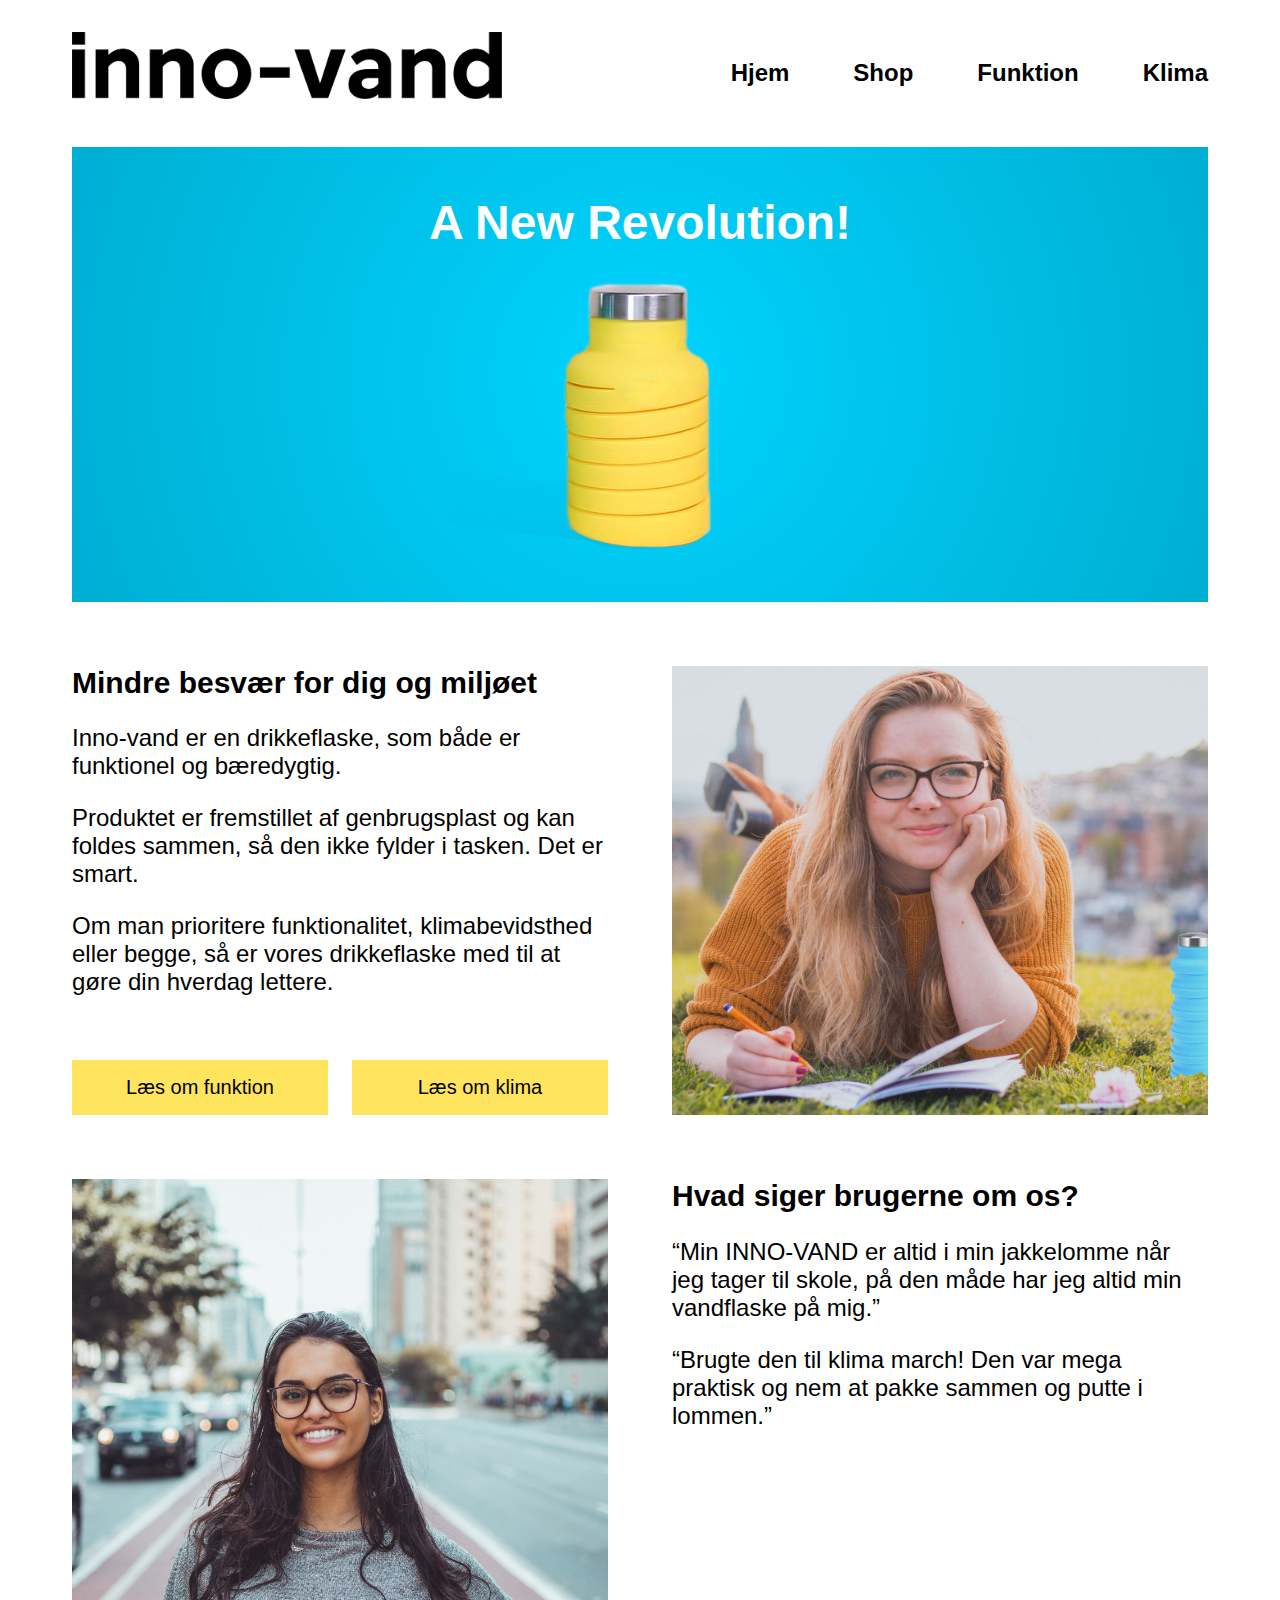
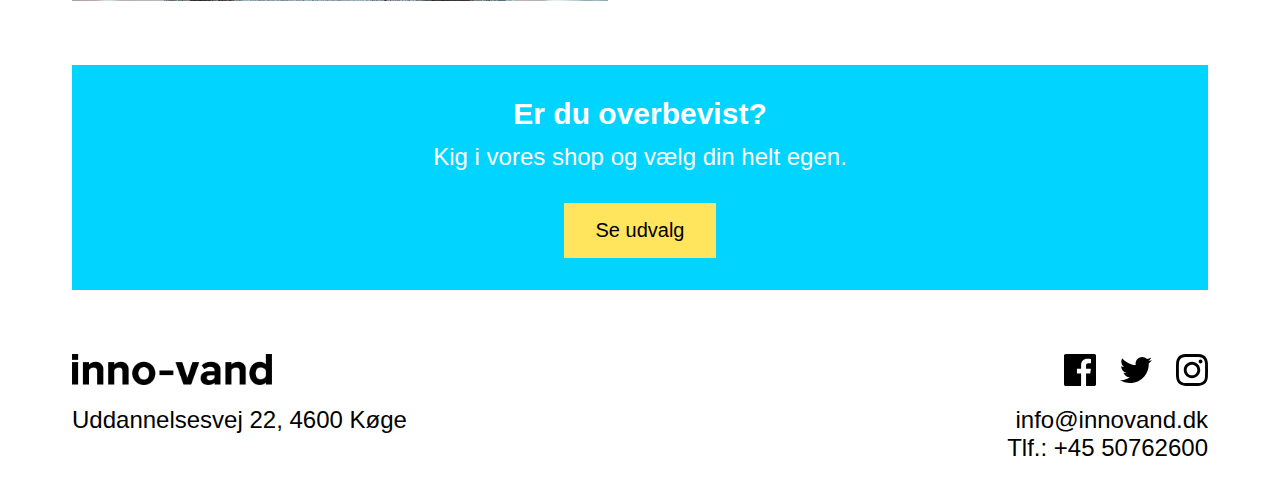
<file: index.html>
<!doctype html>
<html>

<head>
    <meta charset="utf-8">
    <meta name="viewport" content="width=device-width,initial-scale=1.0">
    <meta name="robots" content="noindex, nofollow">

    <title>Forside</title>
    <link rel="stylesheet" href="main.css">
</head>

<body>
    <div class="wrapper">
        <header>
            <a href="./"><img class="logo" src="img/inno-vand.png" alt="logo"></a>
        </header>
        <nav class="main-nav">
            <ul>
                <li><a href="./"> Hjem </a></li>
                <li><a href="shop.html"> Shop </a></li>
                <li><a href="funktion.html"> Funktion </a></li>
                <li><a href="klima.html"> Klima </a></li>
            </ul>
        </nav>

        <main>
            <div class="cover">
                <h1>A New Revolution!</h1>
                <img src="img/cover.png" alt="" class="produkt">
            </div>

            <section class="content">
                <article>
                    <h2>Mindre besvær for dig og miljøet</h2>
                    <p>Inno-vand er en drikkeflaske, som både er funktionel og bæredygtig.</p>
                    <p>Produktet er fremstillet af genbrugsplast og kan foldes sammen, så den ikke fylder i tasken. Det er smart.</p>
                    <p>Om man prioritere funktionalitet, klimabevidsthed eller begge, så er vores drikkeflaske med til at gøre din hverdag lettere.</p>
                    <div class="knapper"><a class="knap" href="funktion.html">Læs om funktion</a>
                        <a class="knap" href="klima.html">Læs om klima</a></div>

                </article>
                <img src="img/Billede til inno-vand.jpg" alt="Billede af arbejdsbord"/>
                <article class="brugerne">
                    <h2>Hvad siger brugerne om os?</h2>
                    <p><q>Min INNO-VAND er altid i min jakkelomme når jeg tager til skole, på den måde har jeg altid min vandflaske på mig.</q></p>
                    <p><q>Brugte den til klima march! Den var mega praktisk og nem at pakke sammen og putte i lommen.</q></p>
                </article>
                <img src="img/bruger.jpeg" alt="Billede af kvinde" class="bruger" />
            </section>

            <section class="cta">
                <article>
                    <h2>Er du overbevist?</h2>
                    <p>Kig i vores shop og vælg din helt egen.</p>
                    <a href="shop.html" class="knap">Se udvalg</a>
                </article>
            </section>

        </main>

        <footer>
            <img src="img/inno-vand.png" alt="logo">
            <div class="socials">
              <a href="#"><img src="img/icons/facebook.svg" alt=""></a>
              <a href="#"><img src="img/icons/twitter.svg" alt=""></a>
              <a href="#"><img src="img/icons/instagram.svg" alt=""></a>
            </div>
            <p class="addresse">Uddannelsesvej 22, 4600 Køge</p>
            <p class="info">info@innovand.dk
                <br />Tlf.: +45 50762600</p>
        </footer>

    </div>
</body>

</html>
</file>
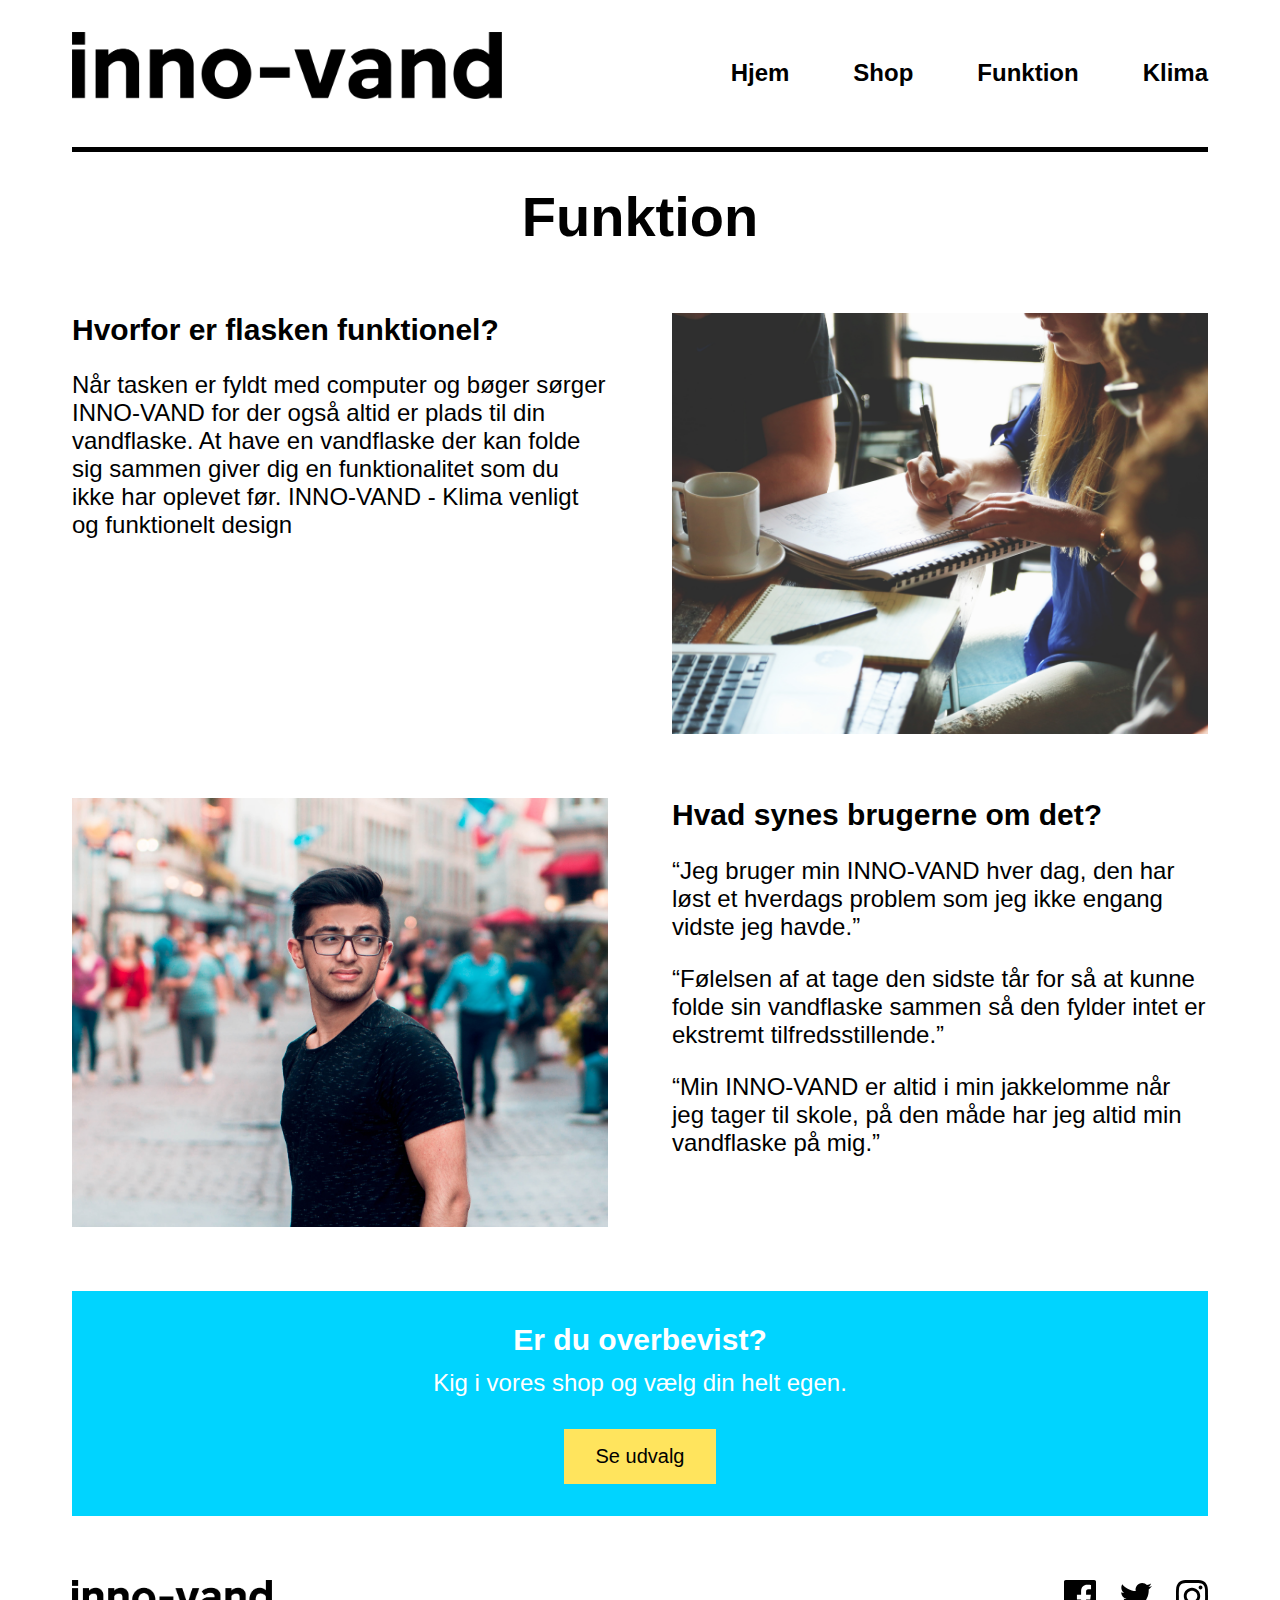
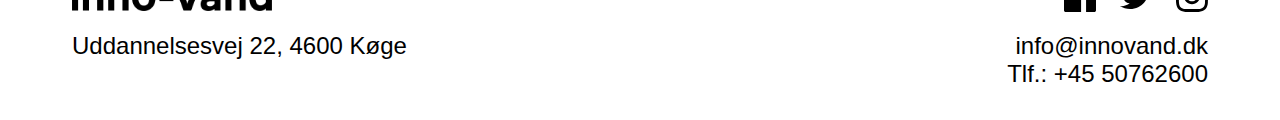
<file: funktion.html>
<!doctype html>
<html>

<head>
    <meta charset="utf-8">
    <meta name="viewport" content="width=device-width,initial-scale=1.0">
    <meta name="robots" content="noindex, nofollow">

    <title>Forside</title>
    <link rel="stylesheet" href="main.css">
</head>

<body>
    <div class="wrapper">
        <header>
            <a href="./"><img class="logo" src="img/inno-vand.png" alt="logo"></a>
        </header>
        <nav class="main-nav">
            <ul>
                <li><a href="./"> Hjem </a></li>
                <li><a href="shop.html"> Shop </a></li>
                <li><a href="funktion.html"> Funktion </a></li>
                <li><a href="klima.html"> Klima </a></li>
            </ul>
        </nav>
        <main>
            <h1 class="title">Funktion</h1>
            <section class="content">
                <article>
                    <h2>Hvorfor er flasken funktionel?</h2>
                    <p> Når tasken er fyldt med computer og bøger
                			sørger INNO-VAND for der også altid er plads
                			til din vandflaske.

                			At have en vandflaske der kan folde sig sammen
                			giver dig en funktionalitet som du ikke har
                			oplevet før.

                			INNO-VAND - Klima venligt og funktionelt
                			design

                		</p>

                </article>
                <img src="img/funktion.jpg" alt="Billede af notesbog i møde"/>
                <article class="brugerne">
                    <h2>Hvad synes brugerne om det?</h2>
                    <p><q>Jeg bruger min INNO-VAND hver dag,
              			den har løst et hverdags problem som
              			jeg ikke engang vidste jeg havde.</q></p>
                    <p><q>Følelsen af at tage den sidste tår
              			for så at kunne folde sin vandflaske
              			sammen så den fylder intet er
              			ekstremt tilfredsstillende.</q></p>
                    <p><q>Min INNO-VAND er altid i min jakkelomme
              			når jeg tager til skole, på den måde har
              			jeg altid min vandflaske på mig.</q></p>
                </article>
                <img src="img/bruger3.jpg" class="bruger" alt="Billede af mand i gaden" />
            </section>

            <section class="cta">
                <article>
                    <h2>Er du overbevist?</h2>
                    <p>Kig i vores shop og vælg din helt egen.</p>
                    <a href="shop.html" class="knap">Se udvalg</a>
                </article>
            </section>

        </main>

        <footer>
            <img src="img/inno-vand.png" alt="logo">
            <div class="socials">
              <a href="#"><img src="img/icons/facebook.svg" alt=""></a>
              <a href="#"><img src="img/icons/twitter.svg" alt=""></a>
              <a href="#"><img src="img/icons/instagram.svg" alt=""></a>
            </div>
            <p class="addresse">Uddannelsesvej 22, 4600 Køge</p>
            <p class="info">info@innovand.dk
                <br />Tlf.: +45 50762600</p>
        </footer>

    </div>
</body>

</html>
</file>
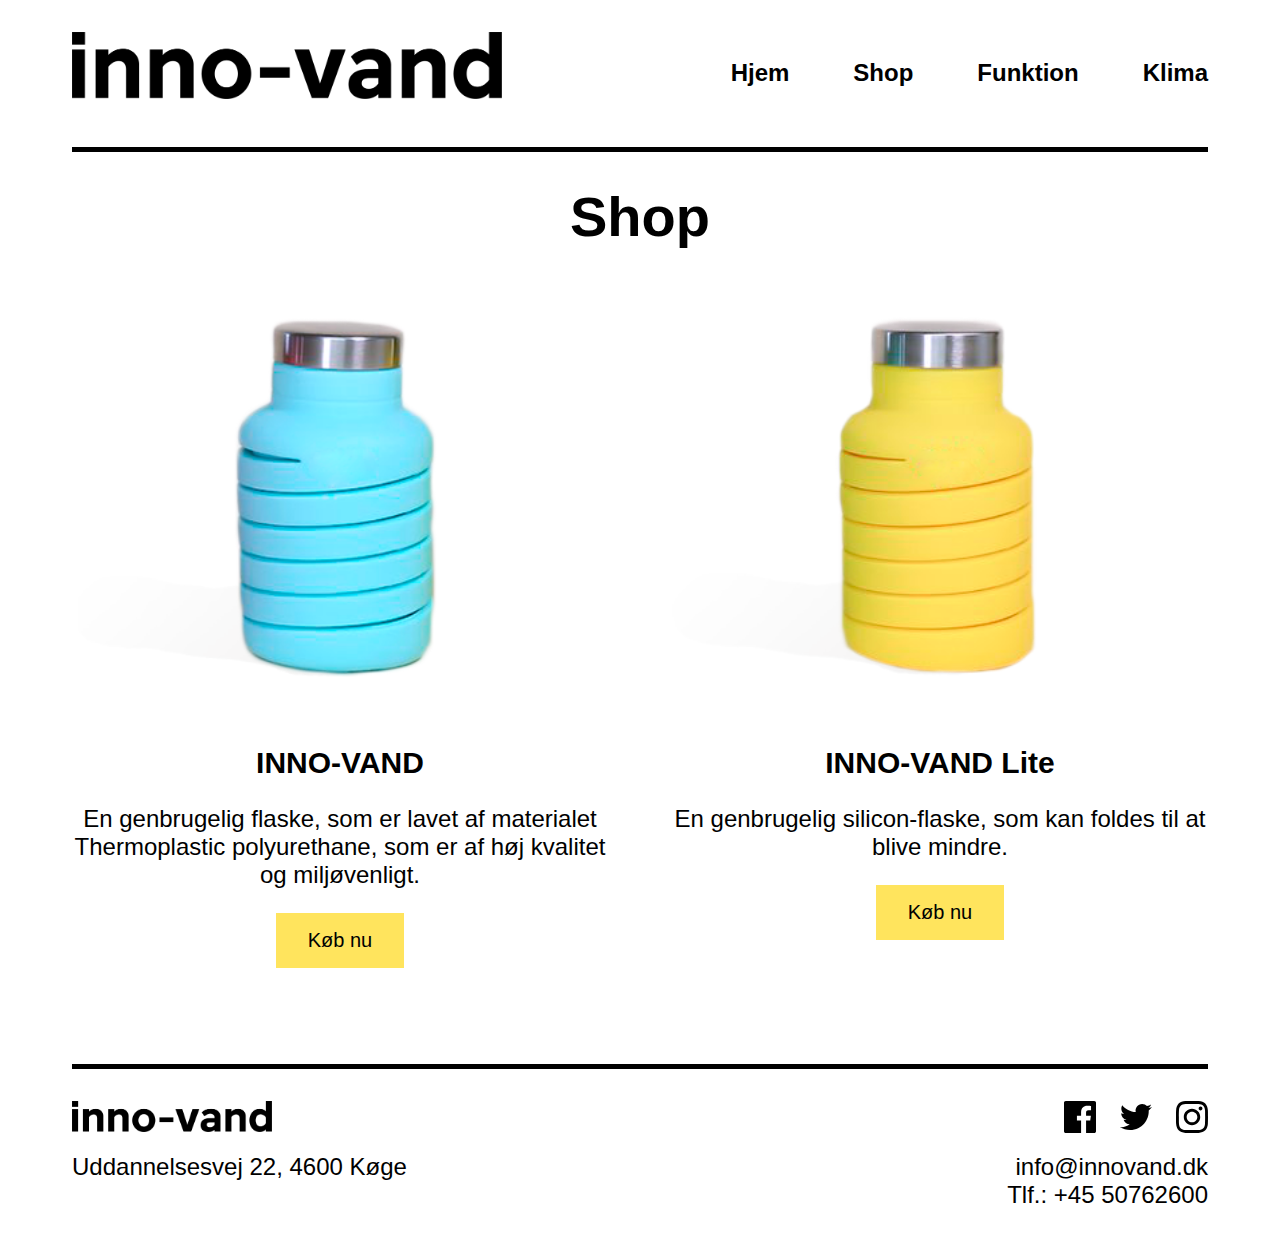
<file: shop.html>
<!doctype html>
<html>

<head>
    <meta charset="utf-8">
    <meta name="viewport" content="width=device-width,initial-scale=1.0">
    <meta name="robots" content="noindex, nofollow">

    <title>Forside</title>
    <link rel="stylesheet" href="main.css">
</head>

<body>
    <div class="wrapper">
        <header>
            <a href="./"><img class="logo" src="img/inno-vand.png" alt="logo"></a>
        </header>
        <nav class="main-nav">
            <ul>
                <li><a href="./"> Hjem </a></li>
                <li><a href="shop.html"> Shop </a></li>
                <li><a href="funktion.html"> Funktion </a></li>
                <li><a href="klima.html"> Klima </a></li>
            </ul>
        </nav>
        <main>
            <h1 class="title">Shop</h1>
            <section class="shop">
                <article>
                    <img src="img/fold.png" alt="INNO-VAND vandflaske"/>
                    <h2>INNO-VAND</h2>
                    <p>En genbrugelig flaske, som er lavet af
                    materialet Thermoplastic polyurethane, som
                    er af høj kvalitet og miljøvenligt.</p>
                    <a href="#" class="knap">Køb nu</a>
                </article>

                <article>
                    <img src="img/lite.png" alt="INNO-VAND Lite vandflaske"/>
                    <h2>INNO-VAND Lite</h2>
                    <p>En genbrugelig silicon-flaske, som kan foldes
                    til at blive mindre.</p>
                    <a href="#" class="knap">Køb nu</a>
                </article>

            </section>
            <!--
            <section class="cta">
                <article>
                    <h2>Er du overbevist?</h2>
                    <p>Kig i vores shop og vælg din helt egen.</p>
                    <a href="shop.html" class="knap">Se udvalg</a>
                </article>
            </section>
            -->
        </main>

        <footer class="border-top">
            <img src="img/inno-vand.png" alt="logo">
            <div class="socials">
              <a href="#"><img src="img/icons/facebook.svg" alt=""></a>
              <a href="#"><img src="img/icons/twitter.svg" alt=""></a>
              <a href="#"><img src="img/icons/instagram.svg" alt=""></a>
            </div>
            <p class="addresse">Uddannelsesvej 22, 4600 Køge</p>
            <p class="info">info@innovand.dk
              <br />Tlf.: +45 50762600</p>
        </footer>

    </div>
</body>

</html>
</file>
<file: main.css>
@charset "utf-8";
/* CSS Document */
body {
	margin: 0;
}

/*import og implementering af skrifttype*/
@import url('https://fonts.googleapis.com/css?family=Montserrat:400,600|Open+Sans|Zilla+Slab&display=swap');
h1, h2, h3, p, a, q {
	font-family: 'Montserrat', sans-serif;
}

h2 {
	font-size: 1.875rem
}
p {
	font-size: 1.5rem;
}

/* definering af grid areas*/

header {
  grid-area: header;
}
nav {
  grid-area: nav;
}

main {
  grid-area: content;
}

footer {
  grid-area: footer;
}

/*mobile first, siden er sat visuelt op som vi ser i understående kode.*/

.wrapper {
	max-width: 1200px;
	margin: 32px auto 0;
	display: grid;
	grid-gap: 32px;
	grid-template-areas:
		"header"
		"nav"
		"content"
		"footer"
}

/* header */

header {
	display: flex;
	justify-content: center;
}

	.logo {
		display: block;
		width: 100%;
		box-sizing: border-box;
		padding: 0 32px;
	}


/* navigaiton */

nav {
	display: flex;
	justify-content: center;
}

	nav ul {
	  list-style-type: none;
	  margin: 0;
	  padding: 0;
		display: flex;
		justify-content: space-between;

		width: 100%;
	}


	li a {
	  display: block;
	  color: #000;
	  padding: 8px 32px;
	  text-decoration: none;
	  font-size: 1.25rem;
		font-weight: 600;
	}

	/* Change the link color on hover */
	li a:hover {
	  background-color: black;
	  color: white;
	}

/* main */

main {
	padding: 0 32px;
}

	.title {
		border-top: 5px solid #000;
		font-size: 2.5rem;
		text-align: center;
		padding-top: 32px;
		margin-top: 0;
		margin-bottom: 64px;
	}

	/*cover */

	.cover h1 {
	  text-align: center;
	  font-size: 2rem;
		margin: 48px 48px 24px;
		color: #fff;
	}


	.cover {
		display: flex;
		flex-direction: column;
		background: rgb(0,212,255);
		background: radial-gradient(circle, rgba(0,212,255,1) 0%, rgba(0,174,210,1) 100%);
		margin-bottom: 64px;
	}

	.cover img{
		max-height: 280px; /* fix til microsoft edge */
		object-fit: contain;
	  max-width: 100%;
		padding-bottom: 48px;
	}

	/* indhold/content */

	.content {
		margin: 0 auto;
		max-width: 100%;
	}

		.content article {
			margin-bottom: 64px;
		}

		.content article h2 {
			margin-top: 0;
		}

		.content q {
			font-size: 1.5rem;
		}

		.content article {
			max-width: 800px;
		}

		.content img {
			min-height: 300px;
			width: 100%;
			height: 100%;
			object-fit: cover;
			margin-bottom: 64px;
		}

		.brugerne {
				order: 1;
		}

		.bruger {
			min-height: 360px;
		}

	.shop {
		margin: 0 auto;
		max-width: 100%;
	}

		.shop article {
			margin-bottom: 64px;
			text-align: center;
		}

		.shop article h2 {
			margin-top: 0;
		}

		.shop q {
			font-size: 1.5rem;
		}

		.shop article {
			max-width: 800px;
		}

		.shop img {
			width: 100%;
			object-fit: contain;
			margin-bottom: 64px;
		}



/*footer*/

footer {
	margin: 0 32px 32px;
	display: grid;
	grid-template-columns: 1fr 1fr;
	grid-gap: 16px 32px;
	padding-top: 32px;
}

	footer img {
		display: block;
		width: 200px;
		object-fit: contain;
	}

	footer p {
		margin: 0;
	}

	footer .info {
		text-align: right;
	}

	.socials {
		display: flex;
		justify-content: flex-end;
	}

	.socials img {
		display: inline-block;
		height: 32px;
		width: 32px;
		padding-left: 24px;
	}


/* knapper */

.knapper {
	margin-top: 64px;
	display: grid;
	grid-gap: 24px;
}

	.knap {
		display: inline-block;
		padding: 16px 32px;
		background-color: #FFE45D;
		text-decoration: none;
		color: #000;
		font-size: 1.25rem;
		text-align: center;
	}

	.knap:hover {
		background-color: #000;
		color: #fff
	}

/* call to action */

.cta {
	padding: 32px;
	background-color: rgb(0,212,255);
	color: white;
	text-align: center;
}

	.cta h2 {
		margin-top: 0;
		margin-bottom: 0.75rem;
	}

	.cta p {
		margin: 0;
	}

	.cta .knap {
		margin-top: 32px;
}

/* shop */



/* hjælpeklasser*/

.border-top {
	border-top: 5px solid #000;
}



/*Tablet, siden er sat visuelt op som vi ser i understående kode.
fr fortæller os hvor mange grid-koloner der er og hvor meget de forskellige punkter fylder */
@media (min-width: 500px) {

	header .logo {
		max-width: 430px;
	}

	.cover h1 {
	  font-size: 3rem;
	}
	.logo {
		width: 450px;
		padding: 0;
	}
	nav ul {
		width: auto;
	}
}

/* Desktop. Siden er sat visuelt op som vi ser i understående kode.
fr fortæller os hvor mange grid-koloner der er og hvor meget de forskellige punkter fylder */

@media (min-width: 700px) {


  .content {
		display: grid;
		grid-template-columns: 1fr 1fr;
		grid-column-gap: 64px;
		grid-row-gap: 64px;
		margin: 0 auto 64px;
	}
	.content article {
		margin-bottom: 0;
	}

	.shop {
		display: grid;
		grid-template-columns: 1fr 1fr;
		grid-column-gap: 64px;
		grid-row-gap: 64px;
		margin: 0 auto 64px;
	}
	.shop article {
		margin-bottom: 0;
	}

	.title {
		font-size: 3rem;
	}

}

@media (min-width: 1200px) {

	.wrapper {
	 grid-template-columns: 1fr 1fr;
	 grid-template-areas:
		 "header nav"
		 "content content"
		 "content content"
		 "footer footer"
	}

	header {
		justify-content: flex-start;
		padding-left: 32px;
		padding-bottom: 16px;
	}

	nav {
		justify-content: flex-end;
		align-items: center;
	}

	nav ul a {
		font-size: 1.5rem;
	}

	.knapper {
		grid-template-columns: 1fr 1fr;
	}
	.title {
		font-size: 3.5rem;
	}
}
</file>
